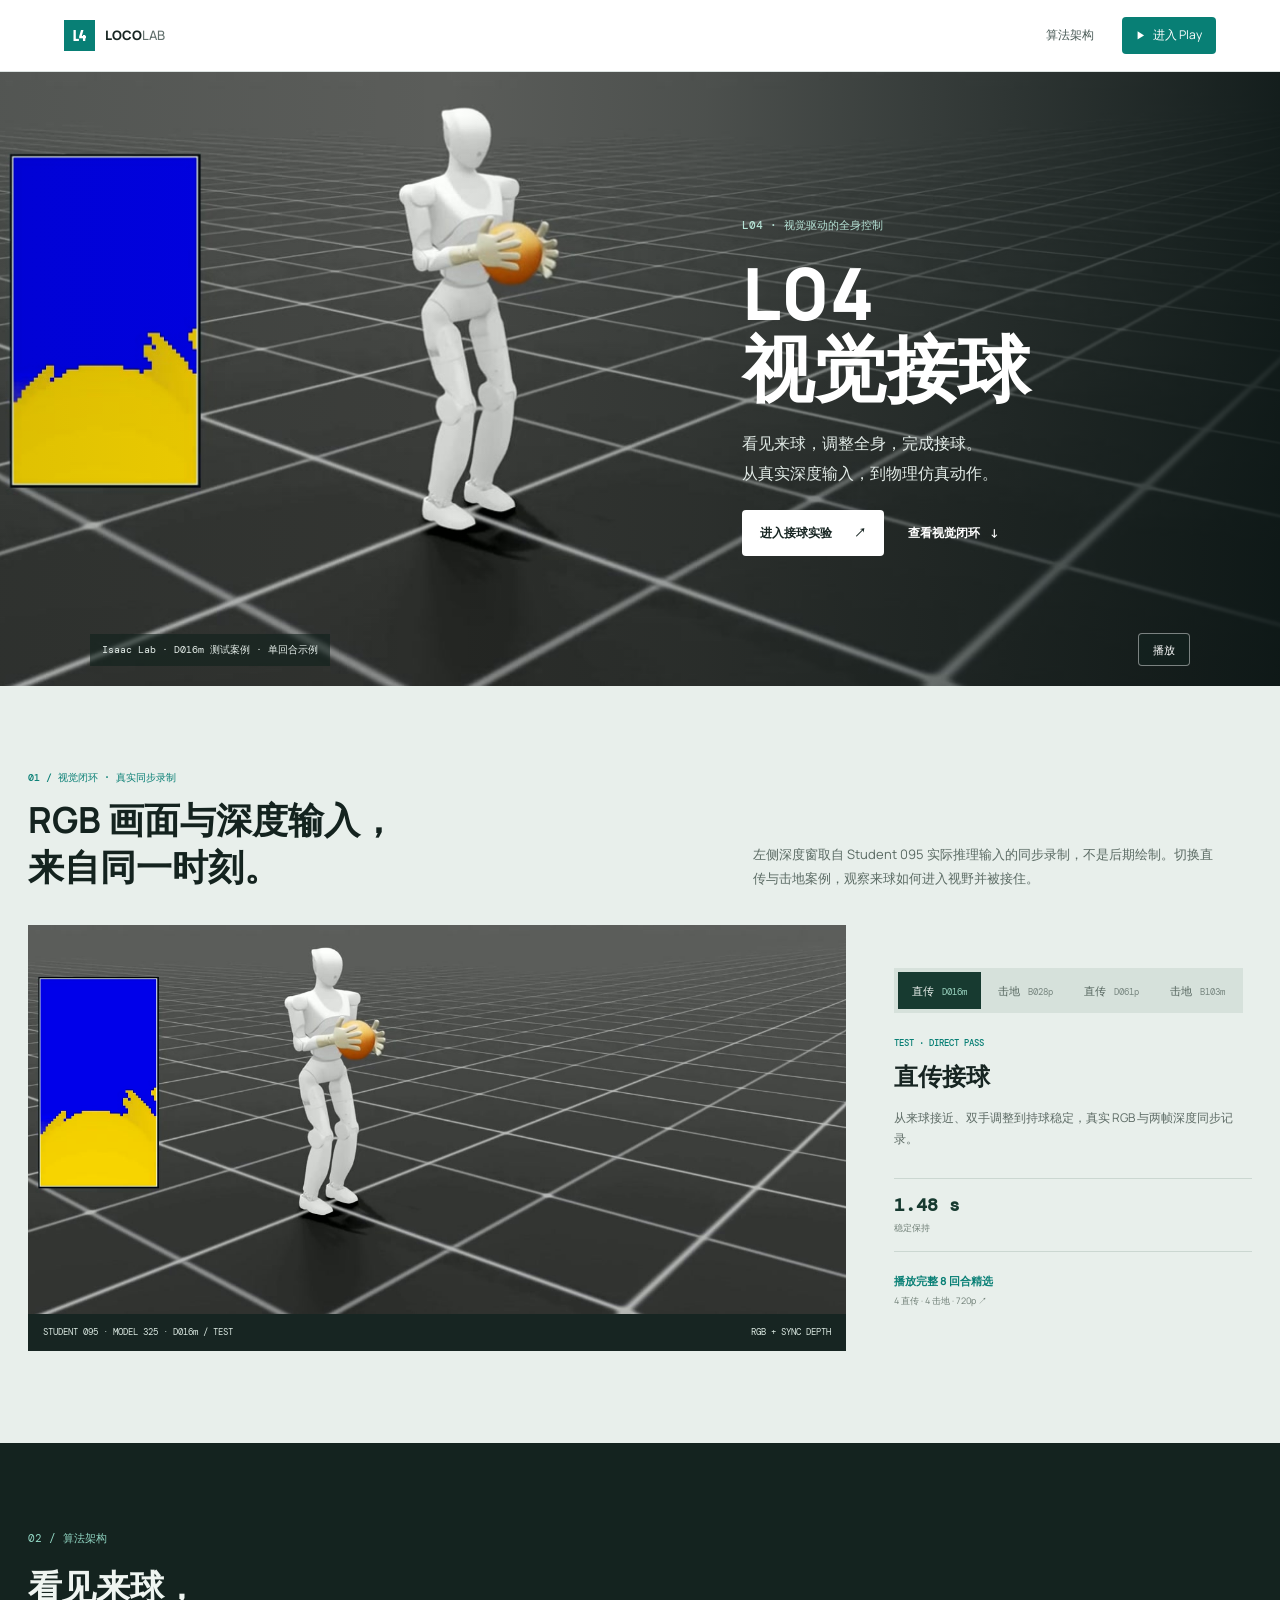
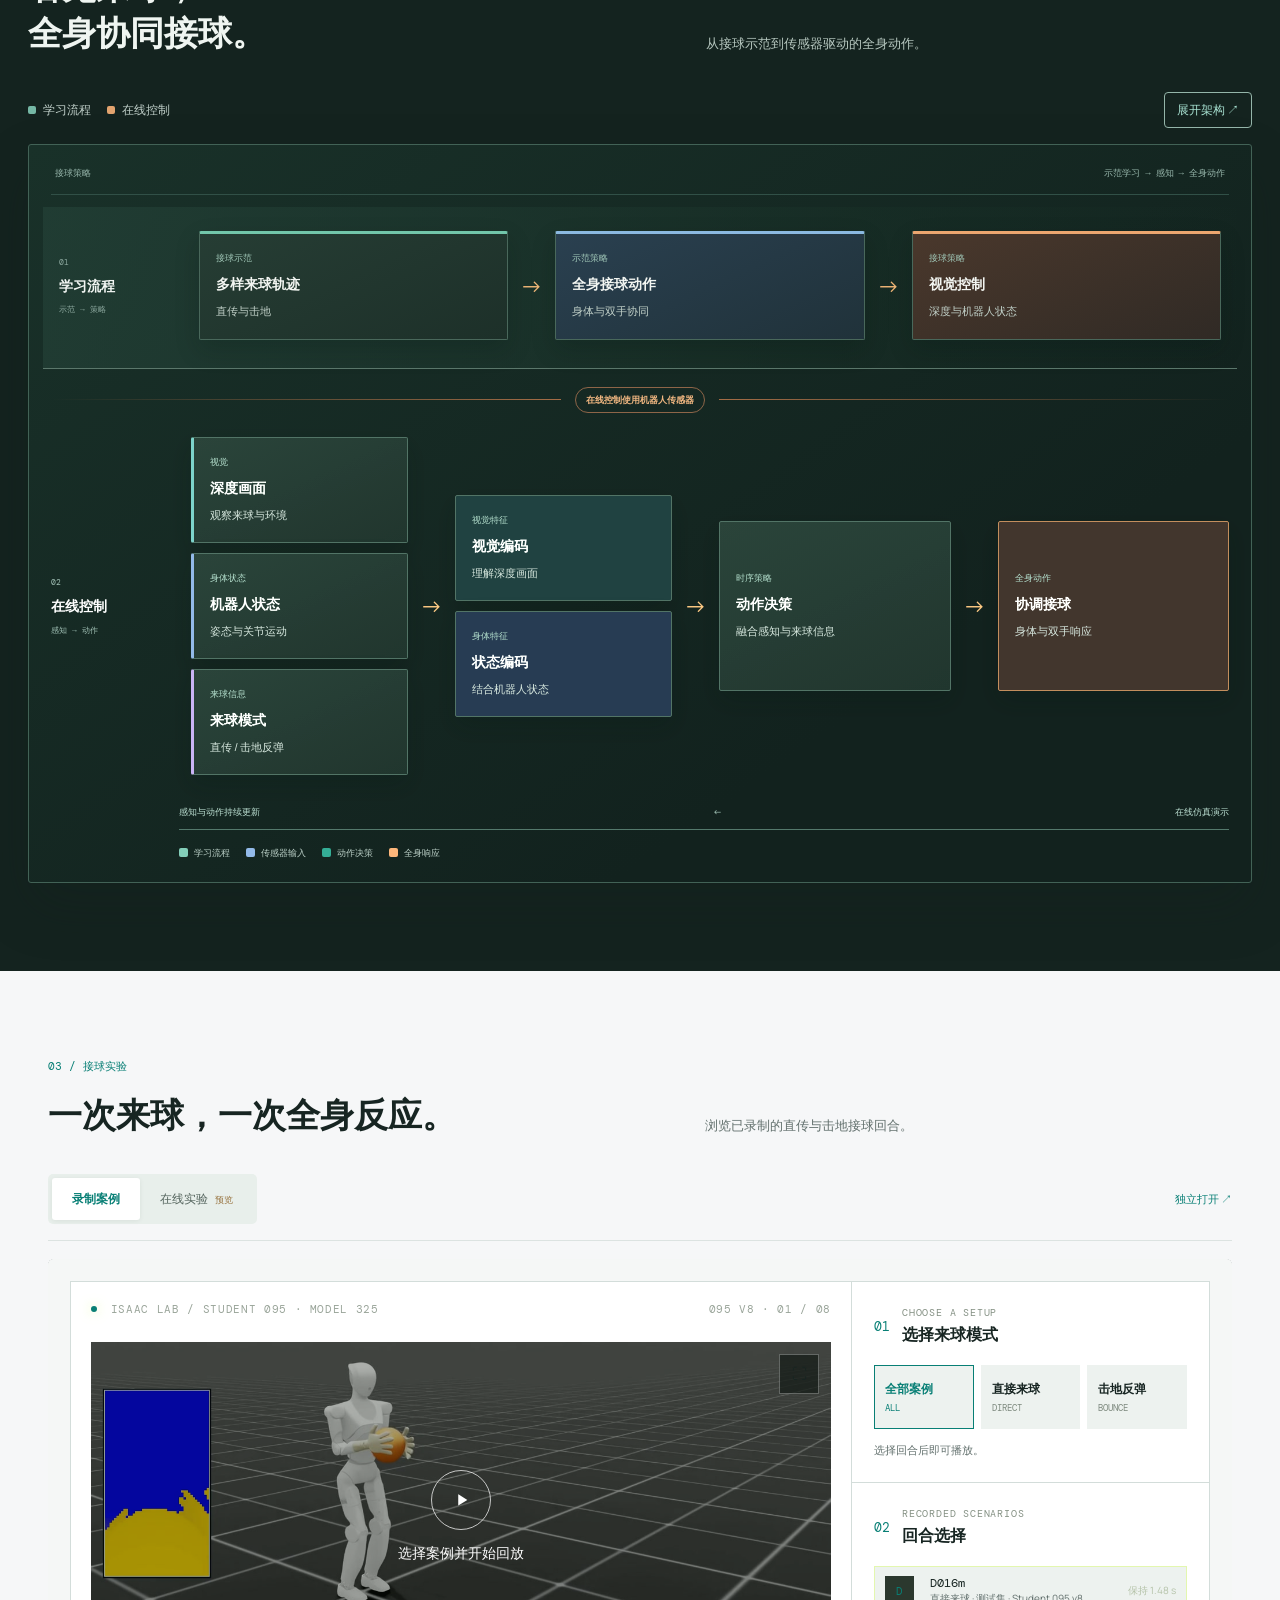
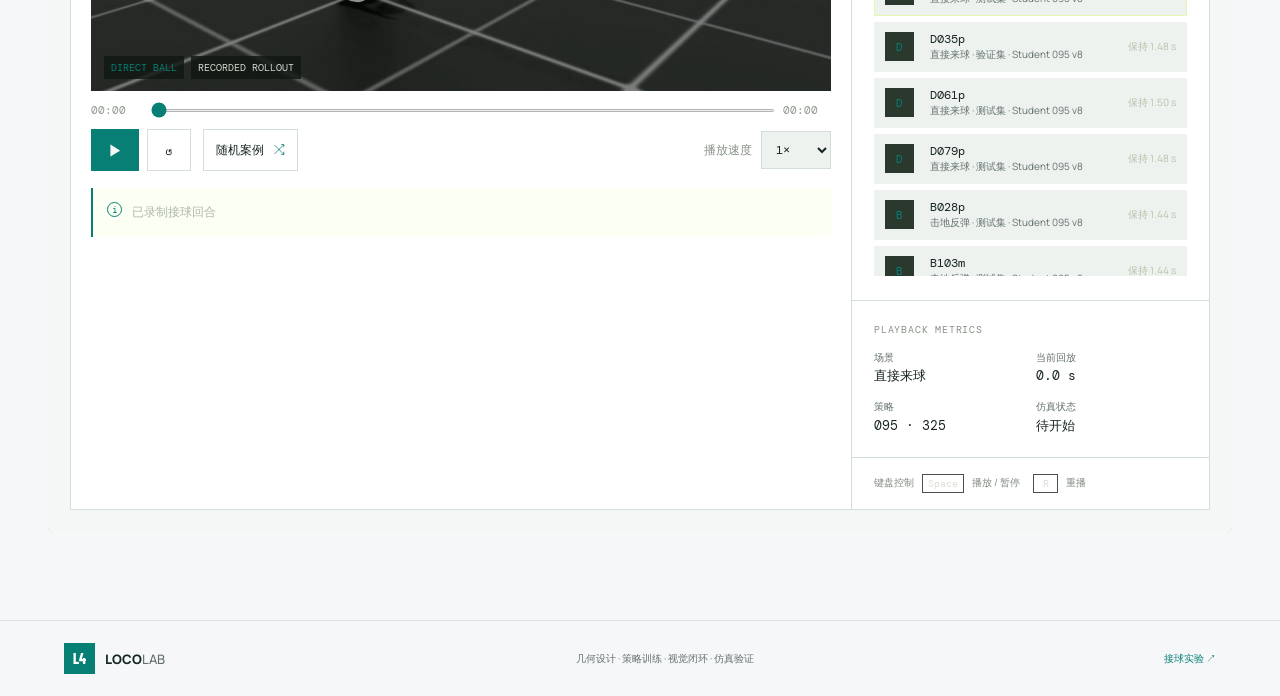
<file: index.html>
<!doctype html>
<html lang="zh-CN">
  <head>
    <meta charset="utf-8">
    <meta name="viewport" content="width=device-width, initial-scale=1">
    <meta name="theme-color" content="#f6f7f8">
    <meta name="description" content="L04 人形机器人视觉接球：从 Isaac Lab 策略训练到仿真验证。">
    <title>L04 Catch | 视觉驱动的人形机器人接球</title>
    <link rel="preconnect" href="https://fonts.googleapis.com">
    <link rel="preconnect" href="https://fonts.gstatic.com" crossorigin>
    <link href="https://fonts.googleapis.com/css2?family=Barlow+Condensed:wght@500;600;700;800&family=DM+Mono:wght@400;500&family=Manrope:wght@400;500;600;700;800&display=swap" rel="stylesheet">
    <script type="importmap">{"imports":{"three":"https://cdn.jsdelivr.net/npm/three@0.180.0/build/three.module.js"}}</script>
    <link rel="stylesheet" href="styles.css?v=1">
    <link rel="stylesheet" href="project.css?v=11">
  </head>
  <body class="project-page">
    <header class="topbar">
      <a class="wordmark" href="./" aria-label="L04 Catch 首页"><span class="mark">L4</span><span>LOCO<span class="wordmark-light">LAB</span></span></a>
      <nav class="main-nav" aria-label="主导航">
        <a href="#approach">算法架构</a>
        <a href="#playground" class="nav-play"><span class="play-glyph">▶</span> 进入 Play</a>
      </nav>
    </header>

    <main>
      <section class="hero">
        <video class="hero-film" autoplay muted loop playsinline poster="assets/videos/student095_v8_D016m_poster.jpg" aria-label="L04 Student 095 测试集直传接球与同步深度示例">
          <source src="assets/videos/student095_v8_D016m_rgbd.mp4" type="video/mp4">
        </video>
        <div class="hero-copy">
          <p class="eyebrow">L04 · 视觉驱动的全身控制</p>
          <h1>L04<br>视觉接球</h1>
          <p class="hero-deck">看见来球，调整全身，完成接球。<br>从真实深度输入，到物理仿真动作。</p>
          <div class="hero-actions">
            <a class="button button-lime" href="#playground">进入接球实验 <span>↗</span></a>
            <a class="text-link" href="#vision-loop">查看视觉闭环 <span>↓</span></a>
          </div>
        </div>
        <div class="hero-caption"><span>Isaac Lab · D016m 测试案例 · 单回合示例</span><button id="hero-toggle" type="button" aria-label="暂停首屏视频" title="暂停视频">暂停</button></div>
      </section>


      <section class="vision-loop-band" id="vision-loop">
        <div class="vision-loop-inner">
          <div class="vision-loop-heading"><div><p class="eyebrow">01 / 视觉闭环 · 真实同步录制</p><h2>RGB 画面与深度输入，<br>来自同一时刻。</h2></div><p>左侧深度窗取自 Student 095 实际推理输入的同步录制，不是后期绘制。切换直传与击地案例，观察来球如何进入视野并被接住。</p></div>
          <div class="vision-loop-layout">
            <figure class="vision-loop-media">
              <video id="vision-loop-video" autoplay muted loop playsinline poster="assets/videos/student095_v8_D016m_poster.jpg" aria-label="Student 095 测试集直传案例 RGB 画面及同步深度输入">
                <source src="assets/videos/student095_v8_D016m_rgbd.mp4" type="video/mp4">
              </video>
              <figcaption><span id="vision-loop-caption">STUDENT 095 · MODEL 325 · D016m / TEST</span><span>RGB + SYNC DEPTH</span></figcaption>
            </figure>
            <div class="vision-loop-details">
              <div class="vision-mode-tabs" role="tablist" aria-label="视觉案例类型"><button type="button" id="vision-tab-direct" role="tab" aria-controls="vision-loop-case-content" aria-selected="true" data-vision-case="direct">直传 <span>D016m</span></button><button type="button" id="vision-tab-bounce" role="tab" aria-controls="vision-loop-case-content" aria-selected="false" data-vision-case="bounce" tabindex="-1">击地 <span>B028p</span></button><button type="button" id="vision-tab-directAlt" role="tab" aria-controls="vision-loop-case-content" aria-selected="false" data-vision-case="directAlt" tabindex="-1">直传 <span>D061p</span></button><button type="button" id="vision-tab-bounceAlt" role="tab" aria-controls="vision-loop-case-content" aria-selected="false" data-vision-case="bounceAlt" tabindex="-1">击地 <span>B103m</span></button></div>
              <div id="vision-loop-case-content" role="tabpanel" aria-labelledby="vision-tab-direct">
              <p class="vision-case-kicker" id="vision-case-kicker">TEST · DIRECT PASS</p>
              <h3 id="vision-case-title">直传接球</h3>
              <p class="vision-case-copy" id="vision-case-copy">从来球接近、双手调整到持球稳定，真实 RGB 与两帧深度同步记录。</p>
              <div class="vision-case-metrics"><div><strong id="vision-case-hold">1.48 s</strong><span>稳定保持</span></div></div>
              </div>
              <a class="vision-full-link" href="assets/videos/student095_curated_v8_720p.mp4" target="_blank" rel="noopener">播放完整 8 回合精选 <span>4 直传 · 4 击地 · 720p ↗</span></a>
            </div>
          </div>
        </div>
      </section>

      <section class="method-band" id="approach"><div class="project-section">
        <div class="project-heading"><div><p class="eyebrow">02 / 算法架构</p><h2>看见来球，<br>全身协同接球。</h2></div><p>从接球示范到传感器驱动的全身动作。</p></div>
        <div class="architecture-toolbar"><span><i class="arch-dot arch-dot-train"></i>学习流程 <i class="arch-dot arch-dot-run"></i>在线控制</span><button id="expand-architecture" type="button" title="放大架构图" aria-label="放大算法架构图">展开架构 ↗</button></div>
        <div class="architecture" id="architecture-figure" role="img" aria-label="接球策略学习流程：从示范动作学习接球策略，在线根据深度画面、机器人状态和来球模式生成全身动作">
          <div class="arch-topline"><span>接球策略</span><span>示范学习 → 感知 → 全身动作</span></div>
          <div class="architecture-lane training-lane"><div class="lane-name"><span class="lane-index">01</span><strong>学习流程</strong><span>示范 → 策略</span></div><div class="flow-node node-data"><small>接球示范</small><strong>多样来球轨迹</strong><span>直传与击地</span></div><span class="flow-arrow" aria-hidden="true">→</span><div class="flow-node node-teacher"><small>示范策略</small><strong>全身接球动作</strong><span>身体与双手协同</span></div><span class="flow-arrow" aria-hidden="true">→</span><div class="flow-node node-student"><small>接球策略</small><strong>视觉控制</strong><span>深度与机器人状态</span></div></div>
          <div class="arch-boundary"><span></span><b>在线控制使用机器人传感器</b><span></span></div>
          <div class="architecture-lane inference-lane"><div class="lane-name"><span class="lane-index">02</span><strong>在线控制</strong><span>感知 → 动作</span></div><div class="sensor-stack"><div class="flow-node node-vision"><small>视觉</small><strong>深度画面</strong><span>观察来球与环境</span></div><div class="flow-node node-proprio"><small>身体状态</small><strong>机器人状态</strong><span>姿态与关节运动</span></div><div class="flow-node node-command"><small>来球信息</small><strong>来球模式</strong><span>直传 / 击地反弹</span></div></div><span class="flow-arrow" aria-hidden="true">→</span><div class="encoder-stack"><div class="flow-node node-cnn"><small>视觉特征</small><strong>视觉编码</strong><span>理解深度画面</span></div><div class="flow-node node-mlp"><small>身体特征</small><strong>状态编码</strong><span>结合机器人状态</span></div></div><span class="flow-arrow" aria-hidden="true">→</span><div class="flow-node node-gru"><small>时序策略</small><strong>动作决策</strong><span>融合感知与来球信息</span></div><span class="flow-arrow" aria-hidden="true">→</span><div class="flow-node node-action"><small>全身动作</small><strong>协调接球</strong><span>身体与双手响应</span></div></div>
          <div class="architecture-feedback"><span>感知与动作持续更新</span><span aria-hidden="true">←</span><span>在线仿真演示</span></div>
          <div class="arch-legend"><span><i class="legend-chip legend-train"></i>学习流程</span><span><i class="legend-chip legend-input"></i>传感器输入</span><span><i class="legend-chip legend-policy"></i>动作决策</span><span><i class="legend-chip legend-action"></i>全身响应</span></div>
        </div>
      </div></section>

      <section class="project-section playground-section" id="playground">
        <div class="project-heading"><div><p class="eyebrow">03 / 接球实验</p><h2>一次来球，一次全身反应。</h2></div><p id="play-mode-note">精选 Isaac Sim 录制案例。按来球类型切换回合，观察双手、身体和深度视觉的协同。</p></div>
        <div class="playground-toolbar"><div class="playground-tabs" role="tablist" aria-label="演示模式"><button type="button" id="tab-replay" role="tab" aria-selected="true" aria-controls="play-panel" data-play-mode="replay">录制案例</button><button type="button" id="tab-live" role="tab" aria-selected="false" aria-controls="play-panel" tabindex="-1" data-play-mode="live">在线实验 <span>预览</span></button></div><a id="open-play-page" href="play/" target="_blank" rel="noopener" title="独立打开当前演示">独立打开 ↗</a></div>
        <div class="playground-stage" id="play-panel" role="tabpanel" aria-labelledby="tab-replay"></div>
      </section>

    </main>

    <footer class="site-footer"><a class="wordmark" href="./"><span class="mark">L4</span><span>LOCO<span class="wordmark-light">LAB</span></span></a><span>几何设计 · 策略训练 · 视觉闭环 · 仿真验证</span><a href="#playground">接球实验 ↗</a></footer>
    <dialog id="architecture-dialog" aria-labelledby="architecture-title"><div class="diagram-dialog-heading"><h2 id="architecture-title">L04 视觉接球 · 算法架构</h2><button type="button" id="close-architecture" aria-label="关闭架构图" title="关闭">×</button></div><div id="architecture-expanded"></div><p class="figure-note">Teacher 特权输入仅用于训练；Student 推理仅使用视觉、本体历史和来球类型。</p></dialog>
    <script src="home.js?v=14" defer></script>
  </body>
</html>
</file>
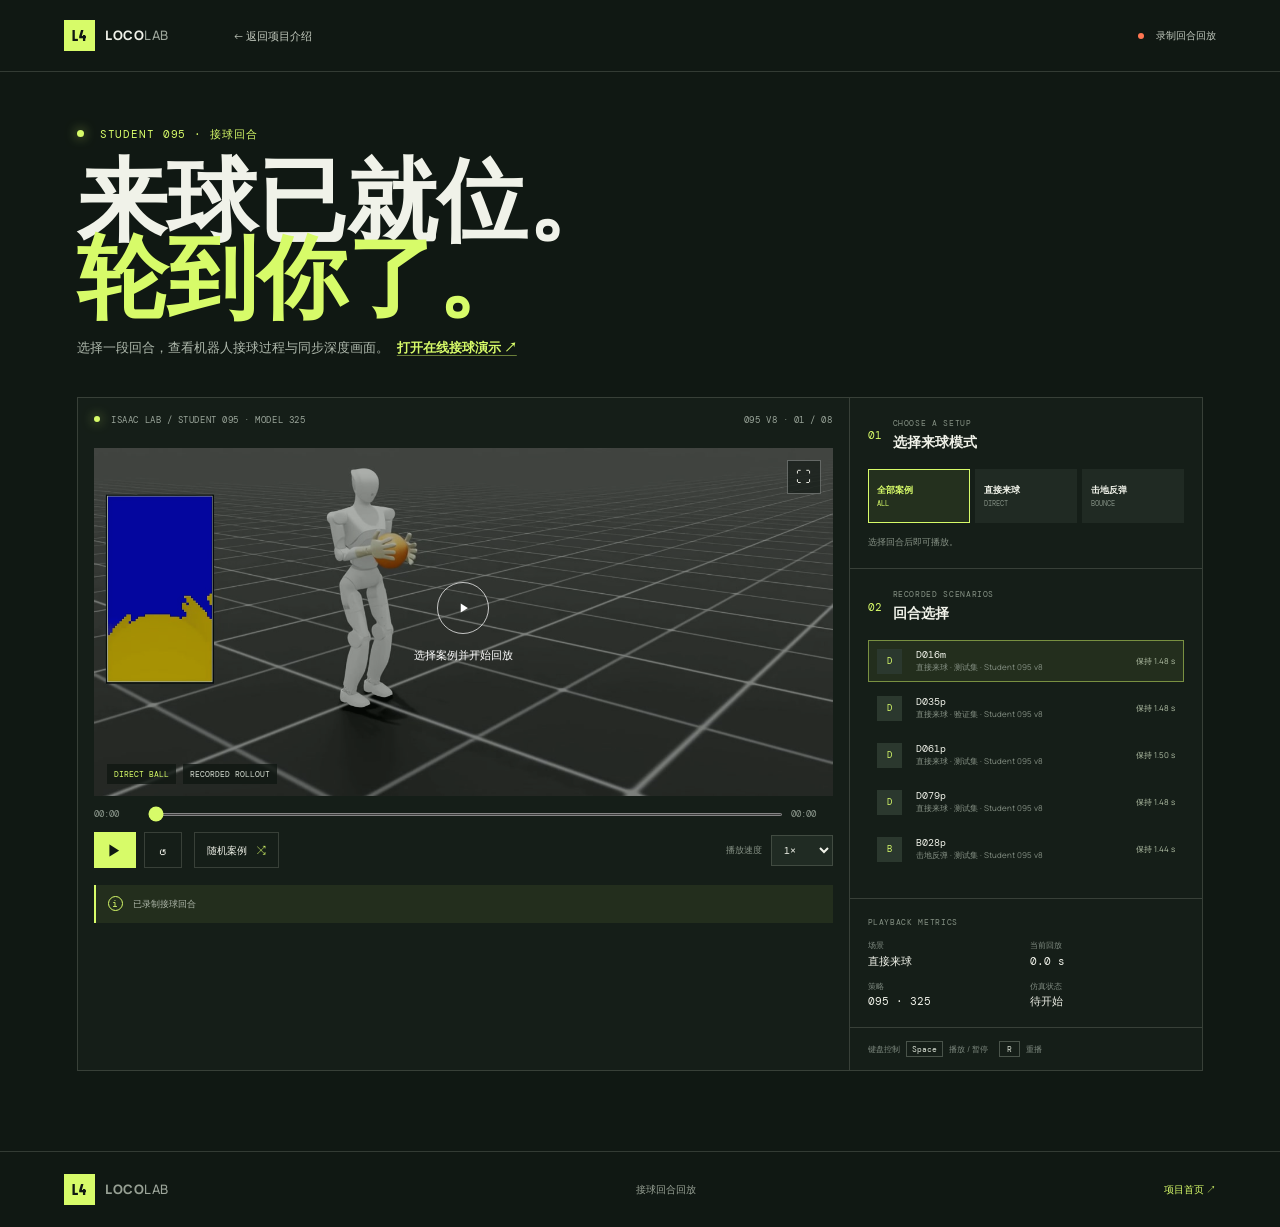
<file: play/index.html>
<!doctype html>
<html lang="zh-CN">
  <head>
    <meta charset="utf-8">
    <meta name="viewport" content="width=device-width, initial-scale=1">
    <meta name="theme-color" content="#101813">
    <title>Play | L04 Catch</title>
    <link rel="preconnect" href="https://fonts.googleapis.com">
    <link rel="preconnect" href="https://fonts.gstatic.com" crossorigin>
    <link href="https://fonts.googleapis.com/css2?family=Barlow+Condensed:wght@500;600;700;800&family=DM+Mono:wght@400;500&family=Manrope:wght@400;500;600;700;800&display=swap" rel="stylesheet">
    <link rel="stylesheet" href="../styles.css">
  </head>
  <body class="play-page">
    <header class="topbar">
      <a class="wordmark" href="../" aria-label="返回首页"><span class="mark">L4</span><span>LOCO<span class="wordmark-light">LAB</span></span></a>
      <a class="back-link" href="../">← 返回项目介绍</a>
      <span class="runtime-badge"><i></i> 录制回合回放</span>
    </header>
    <main class="play-main">
        <section class="play-intro"><p class="eyebrow"><span class="live-dot"></span> STUDENT 095 · 接球回合</p><h1>来球已就位。<br><em>轮到你了。</em></h1><p>选择一段回合，查看机器人接球过程与同步深度画面。<a class="play-live-link" href="live.html">打开在线接球演示 ↗</a></p></section>
      <section class="play-layout" aria-label="接球仿真回合播放器">
        <div class="stage-column">
          <div class="stage-topline"><span><i class="status-dot"></i> ISAAC LAB / STUDENT 095 · MODEL 325</span><span id="case-counter">095 V8 · 01 / 08</span></div>
          <div class="video-stage">
            <video id="rollout-video" playsinline preload="metadata" poster="../assets/videos/student095_v8_D016m_poster.jpg">
              <source id="rollout-source" src="../assets/videos/student095_v8_D016m_rgbd.mp4" type="video/mp4">
            </video>
            <div class="stage-overlay" id="video-overlay"><span class="overlay-ring">▶</span><span>选择案例并开始回放</span></div>
            <div class="stage-tag"><span id="stage-mode">DIRECT BALL</span><span>RECORDED ROLLOUT</span></div>
            <button class="fullscreen-button" id="fullscreen-button" type="button" aria-label="全屏播放">⛶</button>
          </div>
          <div class="timeline-row"><span id="current-time">00:00</span><input id="timeline" type="range" min="0" max="1000" value="0" aria-label="回放进度"><span id="duration">00:00</span></div>
          <div class="transport-row"><div class="transport-buttons"><button id="play-button" class="transport-primary" type="button" aria-label="播放">▶</button><button id="reset-button" type="button" aria-label="从头播放">↺</button><button id="random-button" type="button" class="random-button">随机案例 <span>⤨</span></button></div><label class="speed-control">播放速度<select id="playback-speed" aria-label="播放速度"><option value="0.5">0.5×</option><option value="1" selected>1×</option><option value="1.5">1.5×</option></select></label></div>
          <div class="runtime-note"><span class="note-mark">i</span><p>已录制接球回合</p></div>
        </div>
        <aside class="control-panel">
          <div class="panel-section setup-section"><div class="panel-heading"><span>01</span><div><p class="eyebrow">CHOOSE A SETUP</p><h2>选择来球模式</h2></div></div>
            <div class="mode-switch" role="group" aria-label="筛选来球模式"><button class="mode-button active" data-mode="all" type="button"><strong>全部案例</strong><span>ALL</span></button><button class="mode-button" data-mode="direct" type="button"><strong>直接来球</strong><span>DIRECT</span></button><button class="mode-button" data-mode="bounce" type="button"><strong>击地反弹</strong><span>BOUNCE</span></button></div>
            <p class="panel-hint">选择回合后即可播放。</p>
          </div>
          <div class="panel-section case-section"><div class="panel-heading"><span>02</span><div><p class="eyebrow">RECORDED SCENARIOS</p><h2>回合选择</h2></div></div><div class="case-list" id="case-list" role="listbox" aria-label="仿真回合列表"></div></div>
          <div class="metrics-section"><p class="eyebrow">PLAYBACK METRICS</p><div class="metric-grid"><div class="metric-cell"><span>场景</span><strong id="metric-mode">直接来球</strong></div><div class="metric-cell"><span>当前回放</span><strong id="metric-time">0.0 s</strong></div><div class="metric-cell"><span>策略</span><strong>095 · 325</strong></div><div class="metric-cell"><span>仿真状态</span><strong id="metric-status">待开始</strong></div></div></div>
          <div class="keyboard-hint"><span>键盘控制</span><kbd>Space</kbd><small>播放 / 暂停</small><kbd>R</kbd><small>重播</small></div>
        </aside>
      </section>
    </main>
    <footer class="site-footer"><a class="wordmark" href="../"><span class="mark">L4</span><span>LOCO<span class="wordmark-light">LAB</span></span></a><span>接球回合回放</span><a href="../">项目首页 ↗</a></footer>
    <script src="../play.js?v=3" defer></script>
  </body>
</html>
</file>
<file: styles.css>
:root {
  color-scheme: dark;
  --ink: #101813;
  --ink-soft: #18231d;
  --paper: #f0f2e9;
  --muted: #9da69b;
  --line: rgba(235, 243, 224, .16);
  --lime: #d7fb69;
  --orange: #ff7652;
  --mono: "DM Mono", monospace;
  --display: "Barlow Condensed", Impact, sans-serif;
  --body: "Manrope", sans-serif;
}

* { box-sizing: border-box; }
html { scroll-behavior: smooth; }
body { margin: 0; background: var(--ink); color: var(--paper); font-family: var(--body); font-size: 15px; line-height: 1.55; }
a { color: inherit; text-decoration: none; }
button, select { font: inherit; }
button { color: inherit; }
.topbar { height: 72px; display: flex; align-items: center; justify-content: space-between; padding: 0 clamp(20px, 5vw, 76px); border-bottom: 1px solid var(--line); position: relative; z-index: 4; }
.wordmark { display: inline-flex; gap: 10px; align-items: center; font-size: 13px; font-weight: 800; letter-spacing: .04em; }
.wordmark-light { color: var(--muted); font-weight: 500; }
.mark { width: 31px; height: 31px; display: grid; place-items: center; color: var(--ink); background: var(--lime); font: 800 14px var(--display); }
.main-nav { display: flex; align-items: center; gap: clamp(20px, 3vw, 44px); font-size: 12px; color: #c4cbbf; }
.main-nav a:not(.nav-play):hover, .back-link:hover, .text-link:hover { color: var(--lime); }
.nav-play { color: var(--lime); border: 1px solid rgba(215, 251, 105, .52); padding: 9px 14px; }
.play-glyph { font-size: 10px; margin-right: 5px; }
.hero { position: relative; min-height: 585px; padding: 68px clamp(20px, 8vw, 124px) 76px; display: grid; grid-template-columns: minmax(300px, .87fr) minmax(420px, 1.13fr); gap: clamp(36px, 7vw, 110px); align-items: center; overflow: hidden; }
.hero::before { content: ""; position: absolute; inset: 0; pointer-events: none; background: repeating-linear-gradient(0deg, transparent 0 59px, rgba(255,255,255,.025) 60px), repeating-linear-gradient(90deg, transparent 0 59px, rgba(255,255,255,.025) 60px); mask-image: linear-gradient(90deg, #000, transparent 70%); }
.hero-copy, .hero-media-wrap { position: relative; z-index: 1; }
.eyebrow { margin: 0 0 18px; color: var(--lime); font: 11px var(--mono); letter-spacing: .08em; }
.live-dot, .status-dot { display: inline-block; width: 7px; height: 7px; margin-right: 8px; border-radius: 50%; background: var(--lime); box-shadow: 0 0 12px rgba(215,251,105,.65); vertical-align: 1px; }
h1, h2, h3, p { margin-top: 0; }
.hero h1, .play-intro h1 { margin: 0; font: 800 clamp(66px, 8.5vw, 116px)/.86 var(--display); text-transform: uppercase; }
h1 em, h2 em { color: var(--lime); font-style: normal; }
.hero-deck { max-width: 425px; margin: 26px 0 28px; color: #c2c9bd; font-size: 14px; line-height: 1.9; }
.hero-actions { display: flex; gap: 24px; align-items: center; flex-wrap: wrap; }
.button { min-height: 46px; display: inline-flex; align-items: center; justify-content: center; gap: 22px; padding: 0 18px; font-size: 12px; font-weight: 800; transition: transform .18s ease, background .18s ease; }
.button:hover { transform: translateY(-2px); }
.button-lime { background: var(--lime); color: var(--ink); }
.button-lime:hover { background: #e4ff8d; }
.button-outline { border: 1px solid var(--line); }
.button-outline:hover { border-color: var(--lime); color: var(--lime); }
.text-link { font-size: 12px; font-weight: 700; color: #dce1d7; }
.text-link span { color: var(--lime); margin-left: 8px; }
.hero-footnote { margin-top: 40px; display: flex; align-items: center; gap: 10px; color: #9da69b; font: 10px var(--mono); }
.hero-footnote span { color: var(--paper); }
.hero-footnote i { width: 3px; height: 3px; background: var(--orange); border-radius: 50%; margin: 0 4px; }
.hero-media-wrap { padding: 11px 11px 0; background: #202c24; transform: rotate(1.2deg); box-shadow: 20px 24px 0 rgba(0,0,0,.2); }
.media-index, .media-caption { display: flex; justify-content: space-between; align-items: center; color: #c4cbbf; font: 9px var(--mono); letter-spacing: .06em; }
.media-index { height: 24px; padding: 0 3px 8px; }
.hero-video { display: block; width: 100%; aspect-ratio: 16 / 9; object-fit: cover; background: #28332d; }
.media-caption { height: 34px; gap: 10px; }
.caption-bar { width: 20px; height: 2px; background: var(--lime); margin-right: auto; }
.media-time { color: #7d897e; }
.hero-stamp { position: absolute; right: -25px; bottom: 58px; width: 94px; height: 94px; border: 1px solid var(--lime); border-radius: 50%; background: var(--ink); display: flex; flex-direction: column; justify-content: center; align-items: center; color: var(--lime); font: 9px var(--mono); transform: rotate(9deg); }
.hero-stamp b { font-size: 17px; line-height: 1.1; }
.hero-index { position: absolute; bottom: 28px; right: 5vw; color: #626d63; font: 11px var(--mono); }
.hero-index span { color: var(--lime); padding: 0 8px; }
.ticker { overflow: hidden; border-top: 1px solid var(--line); border-bottom: 1px solid var(--line); background: var(--lime); color: var(--ink); white-space: nowrap; }
.ticker-track { padding: 12px 0; width: max-content; font: 700 11px var(--mono); letter-spacing: .1em; animation: ticker 30s linear infinite; }
.ticker-track span { padding: 0 22px; color: #60712c; }
@keyframes ticker { to { transform: translateX(-50%); } }
.section-shell { padding-left: clamp(20px, 10vw, 150px); padding-right: clamp(20px, 10vw, 150px); }
.approach { display: grid; grid-template-columns: .8fr 1.2fr; gap: 9vw; padding-top: 110px; padding-bottom: 118px; }
.section-heading h2, .results-intro h2, .clips-heading h2 { margin: 0 0 20px; font: 700 clamp(42px, 5vw, 64px)/.94 var(--display); }
.section-heading > p:last-child, .results-intro > p:last-child { color: var(--muted); max-width: 340px; font-size: 13px; line-height: 1.85; }
.steps { border-top: 1px solid var(--line); }
.step-row { min-height: 110px; display: grid; grid-template-columns: 50px 170px 1fr 30px; gap: 12px; align-items: center; border-bottom: 1px solid var(--line); }
.step-no { color: var(--lime); font: 12px var(--mono); }
.step-name h3 { margin: 0; font-size: 17px; }
.step-name span { color: #758076; font: 9px var(--mono); }
.step-row p { margin: 0; color: #b6beb2; font-size: 12px; line-height: 1.8; }
.step-arrow { color: var(--lime); font-size: 18px; text-align: right; }
.results-band { padding: 76px clamp(20px, 10vw, 150px) 28px; background: #202c24; }
.results-inner { display: grid; grid-template-columns: 1.15fr .85fr .85fr; gap: 6vw; align-items: center; }
.results-intro h2 { font-size: clamp(42px, 4.4vw, 60px); }
.result-stat { padding: 22px 0 8px; border-top: 2px solid var(--lime); }
.result-stat-muted { border-color: #8d978d; }
.stat-value { display: block; font: 700 clamp(54px, 7vw, 88px)/1 var(--display); color: var(--lime); }
.result-stat-muted .stat-value { color: var(--paper); }
.stat-value span { color: #81907f; font-size: .48em; }
.stat-label, .stat-note { display: block; }
.stat-label { margin-top: 12px; font-size: 13px; font-weight: 800; }
.stat-note { margin-top: 3px; color: var(--muted); font: 10px var(--mono); }
.stat-meter { height: 3px; margin-top: 18px; background: #39473d; }
.stat-meter i { display: block; width: var(--meter); height: 100%; background: var(--lime); }
.result-stat-muted .stat-meter i { background: #a4aca0; }
.results-caveat { margin: 46px 0 0; padding-top: 16px; border-top: 1px solid var(--line); color: #899489; font-size: 10px; }
.clips-section { padding-top: 96px; padding-bottom: 110px; }
.clips-heading { display: flex; justify-content: space-between; align-items: end; gap: 20px; margin-bottom: 30px; }
.clips-heading h2 { margin: 0; }
.clip-strip { display: grid; grid-template-columns: repeat(3, 1fr); gap: 14px; }
.clip-tile { position: relative; display: block; overflow: hidden; background: #202c24; }
.clip-tile video { display: block; width: 100%; aspect-ratio: 1280 / 604; object-fit: contain; opacity: .84; transition: transform .35s ease, opacity .35s ease; }
.clip-tile:hover video { transform: scale(1.035); opacity: 1; }
.clip-id { position: absolute; z-index: 1; top: 12px; left: 12px; padding: 5px 7px; background: rgba(16,24,19,.78); color: var(--lime); font: 9px var(--mono); }
.clip-title { display: flex; justify-content: space-between; padding: 12px 14px; font-size: 12px; font-weight: 700; }
.clip-title b { color: var(--lime); }
.site-footer { min-height: 76px; display: flex; align-items: center; justify-content: space-between; gap: 20px; padding: 15px clamp(20px, 5vw, 76px); border-top: 1px solid var(--line); color: #97a094; font-size: 10px; }
.site-footer > a:last-child { color: var(--lime); }

.back-link { margin-right: auto; margin-left: clamp(25px, 5vw, 74px); color: #c4cbbf; font-size: 11px; }
.runtime-badge { color: #c0c8bd; font: 10px var(--mono); }
.runtime-badge i { display: inline-block; width: 6px; height: 6px; border-radius: 50%; background: var(--orange); margin-right: 6px; }
.play-main { max-width: 1500px; margin: 0 auto; padding: 55px clamp(20px, 6vw, 88px) 80px; }
.play-intro { max-width: 740px; margin-bottom: 38px; }
.play-intro .eyebrow { margin-bottom: 16px; }
.play-intro h1 { font-size: clamp(54px, 7.2vw, 90px); }
.play-intro > p:last-child { max-width: 610px; margin: 22px 0 0; color: #aeb8ac; font-size: 13px; line-height: 1.85; }
.play-live-link { display: inline-block; margin-left: 8px; color: var(--lime); font-weight: 800; text-decoration: underline; text-decoration-color: rgba(215,251,105,.45); text-underline-offset: 3px; }
.play-layout { display: grid; grid-template-columns: minmax(0, 1.7fr) minmax(290px, .78fr); border: 1px solid var(--line); background: #151e18; }
.stage-column { padding: 16px; min-width: 0; }
.stage-topline { height: 34px; display: flex; justify-content: space-between; align-items: flex-start; color: #9aa59a; font: 9px var(--mono); letter-spacing: .06em; }
.stage-topline .status-dot { width: 6px; height: 6px; margin-right: 6px; }
.video-stage { position: relative; overflow: hidden; background: #1b2820; aspect-ratio: 1280 / 604; }
.video-stage video { width: 100%; height: 100%; display: block; object-fit: contain; background: #111814; }
.stage-overlay { position: absolute; inset: 0; display: flex; flex-direction: column; align-items: center; justify-content: center; gap: 12px; background: rgba(12,18,14,.34); color: white; font-size: 11px; pointer-events: none; transition: opacity .2s ease; }
.stage-overlay.hidden { opacity: 0; }
.overlay-ring { width: 52px; height: 52px; display: grid; place-items: center; border: 1px solid rgba(255,255,255,.72); border-radius: 50%; padding-left: 3px; }
.stage-tag { position: absolute; left: 13px; bottom: 12px; display: flex; gap: 7px; }
.stage-tag span { padding: 5px 7px; background: rgba(16,24,19,.82); color: var(--lime); font: 8px var(--mono); }
.stage-tag span + span { color: #d3dbd0; }
.fullscreen-button { position: absolute; top: 12px; right: 12px; width: 34px; height: 34px; border: 1px solid rgba(255,255,255,.3); background: rgba(16,24,19,.65); cursor: pointer; }
.timeline-row { display: grid; grid-template-columns: 42px 1fr 42px; align-items: center; gap: 10px; margin-top: 12px; color: #8e9a8f; font: 9px var(--mono); }
input[type="range"] { accent-color: var(--lime); width: 100%; height: 3px; cursor: pointer; }
.transport-row { display: flex; justify-content: space-between; align-items: center; margin-top: 12px; }
.transport-buttons { display: flex; align-items: center; gap: 8px; }
.transport-buttons button { min-width: 38px; height: 36px; border: 1px solid var(--line); background: transparent; cursor: pointer; }
.transport-buttons button:hover, .fullscreen-button:hover { border-color: var(--lime); color: var(--lime); }
.transport-buttons .transport-primary { width: 42px; border: 0; color: var(--ink); background: var(--lime); }
.transport-buttons .random-button { width: auto; padding: 0 12px; margin-left: 4px; font-size: 10px; }
.random-button span { color: var(--lime); margin-left: 7px; }
.speed-control { display: flex; align-items: center; gap: 9px; color: #879286; font-size: 9px; }
.speed-control select { background: #202b23; border: 1px solid var(--line); color: var(--paper); padding: 7px 8px; font: 10px var(--mono); }
.runtime-note { display: flex; gap: 10px; align-items: flex-start; margin-top: 17px; padding: 11px 12px; background: rgba(215,251,105,.07); border-left: 2px solid var(--lime); }
.runtime-note p { margin: 0; color: #aeb7aa; font-size: 9px; line-height: 1.7; }
.runtime-note strong { color: var(--lime); }
.note-mark { flex: 0 0 15px; height: 15px; border: 1px solid var(--lime); border-radius: 50%; color: var(--lime); text-align: center; font: 10px/14px var(--mono); }
.control-panel { display: flex; flex-direction: column; border-left: 1px solid var(--line); }
.panel-section { padding: 20px 18px; border-bottom: 1px solid var(--line); }
.panel-heading { display: flex; align-items: center; gap: 11px; margin-bottom: 16px; }
.panel-heading > span { color: var(--lime); font: 11px var(--mono); }
.panel-heading .eyebrow { margin: 0 0 3px; color: #859184; font-size: 8px; }
.panel-heading h2 { margin: 0; font-size: 14px; }
.mode-switch { display: grid; grid-template-columns: repeat(3, 1fr); gap: 5px; }
.mode-button { min-height: 54px; text-align: left; padding: 8px; background: #202a23; border: 1px solid transparent; cursor: pointer; }
.mode-button strong, .mode-button span { display: block; }
.mode-button strong { font-size: 9px; white-space: nowrap; }
.mode-button span { margin-top: 3px; color: #7e8a7f; font: 7px var(--mono); }
.mode-button.active { border-color: var(--lime); background: rgba(215,251,105,.08); }
.mode-button.active strong, .mode-button.active span { color: var(--lime); }
.panel-hint { margin: 12px 0 0; color: #879286; font-size: 9px; }
.case-section { flex: 1; }
.case-list { display: flex; flex-direction: column; gap: 5px; max-height: 238px; overflow-y: auto; }
.case-option { width: 100%; display: grid; grid-template-columns: 30px 1fr auto; align-items: center; gap: 9px; min-height: 42px; text-align: left; background: transparent; border: 1px solid transparent; padding: 6px 8px; cursor: pointer; }
.case-option:hover { background: #202a23; }
.case-option.active { border-color: rgba(215,251,105,.48); background: rgba(215,251,105,.07); }
.case-kind { width: 25px; height: 25px; display: grid; place-items: center; background: #2b382e; color: var(--lime); font: 9px var(--mono); }
.case-copy strong, .case-copy small { display: block; }
.case-copy strong { font: 10px var(--mono); }
.case-copy small { color: #879286; font-size: 8px; }
.case-state { color: #b5c3a9; font-size: 8px; }
.metrics-section { padding: 18px; border-bottom: 1px solid var(--line); }
.metrics-section > .eyebrow { margin-bottom: 12px; color: #859184; font-size: 8px; }
.metric-grid { display: grid; grid-template-columns: 1fr 1fr; gap: 11px 8px; }
.metric-cell span, .metric-cell strong { display: block; }
.metric-cell span { color: #7f8a80; font-size: 8px; }
.metric-cell strong { margin-top: 2px; font: 11px var(--mono); color: var(--paper); }
.keyboard-hint { display: flex; gap: 6px; align-items: center; padding: 13px 18px; color: #7f8a80; font-size: 8px; }
kbd { min-width: 21px; padding: 2px 5px; border: 1px solid #49534a; color: #d9e0d4; font: 8px var(--mono); text-align: center; }
.keyboard-hint small { margin-right: 5px; font-size: 8px; }
.play-results { display: grid; grid-template-columns: .8fr 1.2fr auto; gap: 32px; align-items: center; margin-top: 56px; padding-top: 24px; border-top: 1px solid var(--line); }
.play-results .eyebrow { margin-bottom: 7px; color: #8c988d; font-size: 8px; }
.play-results h2 { margin: 0; font-size: 14px; }
.play-results > p { margin: 0; color: #98a395; font-size: 10px; line-height: 1.8; }
.play-results .button { min-height: 38px; white-space: nowrap; font-size: 9px; }
.play-layout.is-fullscreen { background: var(--ink); padding: 3vh 4vw; }
.live-main { max-width: 1540px; }
.live-grid { display: grid; grid-template-columns: minmax(0, 1.6fr) minmax(260px, .7fr); gap: 18px; align-items: start; }
.live-panel, .live-warning { min-width: 0; border: 1px solid var(--line); background: #151e18; }
.live-panel { padding: clamp(14px, 2vw, 22px); }
.live-status { display: flex; align-items: center; gap: 8px; margin: -5px 0 12px; color: #aeb8ac; font: 10px var(--mono); }
.live-status i { width: 7px; height: 7px; border-radius: 50%; background: var(--orange); }
.live-status i.ready { background: var(--lime); box-shadow: 0 0 12px rgba(215,251,105,.65); }
.live-viewport-wrap { position: relative; overflow: hidden; aspect-ratio: 16 / 10; min-height: 300px; background: #c8d7ce; }
.live-viewport { position: absolute; inset: 0; }
.live-viewport canvas { display: block; width: 100%; height: 100%; }
.viewport-placeholder { position: absolute; z-index: 1; inset: 0; display: grid; place-items: center; color: #334239; font: 11px var(--mono); }
.viewport-placeholder[hidden] { display: none; }
.viewport-badge, .viewport-help { position: absolute; z-index: 2; padding: 6px 8px; color: #eff3ea; background: rgba(16,24,19,.78); font: 8px var(--mono); pointer-events: none; }
.viewport-badge { top: 12px; left: 12px; }
.viewport-help { bottom: 12px; right: 12px; color: #d3dbd0; }
.court-scene-note { margin: 10px 0 0; color: #98a69a; font-size: 9px; line-height: 1.65; }
.depth-preview { position: absolute; z-index: 2; left: 12px; bottom: 12px; width: 82px; padding: 6px; background: rgba(16,24,19,.82); pointer-events: none; }
.depth-preview span { display: block; margin-bottom: 5px; color: var(--lime); font: 7px/1.35 var(--mono); }
.depth-preview canvas { display: block; width: 58px; height: 103px; image-rendering: pixelated; margin-inline: auto; }
.viewport-button { position: absolute; z-index: 2; top: 10px; right: 52px; width: 34px; height: 34px; border: 1px solid rgba(255,255,255,.55); background: rgba(16,24,19,.72); color: white; font-size: 17px; cursor: pointer; }
.viewport-fullscreen { right: 10px; }
.viewport-button:hover { color: var(--lime); border-color: var(--lime); }
.live-metrics { display: grid; grid-template-columns: repeat(5, minmax(0, 1fr)); gap: 8px; margin-top: 12px; }
.live-metrics > div { min-width: 0; padding: 10px; border-top: 1px solid var(--line); background: rgba(255,255,255,.025); }
.live-metrics span, .live-metrics strong { display: block; }
.live-metrics span { color: var(--muted); font-size: 9px; }
.live-metrics strong { margin-top: 5px; overflow-wrap: anywhere; font: 11px var(--mono); }
.live-actions { display: flex; flex-wrap: wrap; gap: 8px; margin: 14px 0; }
.live-key-hint { display: flex; flex-wrap: wrap; align-items: center; gap: 6px; margin: -4px 0 12px; color: var(--muted); font-size: 8px; }
.live-actions button:disabled { opacity: .45; cursor: not-allowed; }
.live-log { max-height: 150px; overflow: auto; margin: 0; padding: 12px; border: 1px solid var(--line); color: #aeb8ac; background: #101813; white-space: pre-wrap; overflow-wrap: anywhere; font: 9px/1.7 var(--mono); }
.live-warning { padding: 22px; }
.live-warning h2 { font-size: 18px; line-height: 1.35; }
.live-controls h2 { margin-bottom: 20px; }
.live-field { display: grid; gap: 9px; margin: 18px 0; color: #b6beb2; font-size: 10px; }
.live-field[hidden] { display: none; }
.live-field > span { display: flex; justify-content: space-between; gap: 10px; }
.live-field strong { color: var(--lime); font: 10px var(--mono); }
.live-field select { min-height: 40px; padding: 0 10px; border: 1px solid var(--line); background: #202b23; color: var(--paper); }
.live-field input { margin: 3px 0; }
.live-grid-status { margin: 10px 0 16px; color: var(--muted); font-size: 10px; line-height: 1.65; }
.live-grid-status[data-state="pending"] { color: #e6bd73; }
.live-throw { width: 100%; margin-top: 5px; }
.live-throw:disabled { opacity: .45; cursor: not-allowed; }
.live-divider { height: 1px; margin: 24px 0 20px; background: var(--line); }
.live-controls h3 { margin: 0; font-size: 13px; }
.live-warning ul { display: grid; gap: 10px; padding-left: 18px; color: #b6beb2; font-size: 11px; line-height: 1.7; }
.live-warning li::marker { color: var(--lime); }
.live-warning > p:last-child { margin: 20px 0 0; padding-top: 14px; border-top: 1px solid var(--line); color: var(--muted); font-size: 10px; line-height: 1.8; }
.live-viewport:fullscreen { background: #c8d7ce; }
.live-viewport:fullscreen canvas { width: 100vw; height: 100vh; }

@media (max-width: 900px) {
  .hero { grid-template-columns: 1fr 1fr; padding-left: 6vw; padding-right: 6vw; gap: 5vw; }
  .hero h1 { font-size: clamp(62px, 9vw, 90px); }
  .approach { gap: 5vw; }
  .step-row { grid-template-columns: 35px 130px 1fr 22px; }
  .play-layout { grid-template-columns: minmax(0, 1.35fr) minmax(270px, .8fr); }
  .stage-column { padding: 11px; }
  .panel-section, .metrics-section { padding: 15px 12px; }
  .keyboard-hint { padding: 11px 12px; }
  .play-results { grid-template-columns: .7fr 1.3fr; }
  .play-results .button { grid-column: 2; justify-self: start; }
}
@media (max-width: 680px) {
  .topbar { height: 62px; padding: 0 18px; }
  .main-nav { gap: 13px; font-size: 10px; }
  .main-nav a:first-child, .main-nav a:nth-child(2) { display: none; }
  .hero { display: flex; flex-direction: column; align-items: stretch; padding: 58px 22px 68px; gap: 38px; }
  .hero h1 { font-size: clamp(72px, 18vw, 104px); }
  .hero-deck { font-size: 12px; }
  .hero-footnote { margin-top: 27px; flex-wrap: wrap; font-size: 8px; }
  .hero-media-wrap { width: 94%; margin-left: auto; margin-right: 6px; }
  .hero-stamp { right: -19px; bottom: 49px; width: 74px; height: 74px; font-size: 7px; }
  .hero-index { bottom: 17px; right: 22px; }
  .approach { display: block; padding-top: 72px; padding-bottom: 76px; }
  .section-heading { margin-bottom: 38px; }
  .step-row { min-height: 124px; grid-template-columns: 30px 1fr 22px; gap: 8px; padding: 13px 0; }
  .step-name { grid-column: 2; }
  .step-row p { grid-column: 2; grid-row: 2; }
  .step-arrow { grid-column: 3; grid-row: 1; }
  .results-band { padding: 60px 22px 24px; }
  .results-inner { grid-template-columns: 1fr 1fr; gap: 26px 18px; }
  .results-intro { grid-column: 1 / -1; }
  .results-intro > p:last-child { max-width: 450px; }
  .stat-value { font-size: 62px; }
  .results-caveat { margin-top: 28px; line-height: 1.7; }
  .clips-section { padding-top: 70px; padding-bottom: 76px; }
  .clips-heading { align-items: start; flex-direction: column; }
  .clip-strip { grid-template-columns: 1fr; gap: 12px; }
  .clip-tile video { aspect-ratio: 1280 / 604; }
  .site-footer { flex-wrap: wrap; font-size: 9px; }
  .site-footer > span { order: 3; flex-basis: 100%; }
  .back-link { margin-left: 14px; font-size: 9px; }
  .runtime-badge { font-size: 0; }
  .runtime-badge i { font-size: initial; }
  .play-main { padding: 38px 14px 58px; }
  .play-intro { margin-bottom: 25px; }
  .play-intro h1 { font-size: clamp(56px, 14vw, 78px); }
  .play-intro > p:last-child { font-size: 11px; }
  .play-layout { grid-template-columns: 1fr; }
  .live-grid { grid-template-columns: 1fr; }
  .live-viewport-wrap { min-height: 0; aspect-ratio: 4 / 3; }
  .live-warning { padding: 18px; }
  .live-metrics { grid-template-columns: repeat(2, minmax(0, 1fr)); }
  .stage-column { padding: 10px; }
  .control-panel { border-left: 0; border-top: 1px solid var(--line); }
  .case-list { display: grid; grid-template-columns: 1fr 1fr; max-height: none; }
  .case-option { grid-template-columns: 25px 1fr; }
  .case-state { display: none; }
  .panel-section { padding: 17px 13px; }
  .mode-button { min-height: 58px; }
  .mode-button strong { font-size: 10px; }
  .metrics-section { padding: 17px 13px; }
  .keyboard-hint { padding: 12px 13px; }
  .play-results { grid-template-columns: 1fr; gap: 12px; margin-top: 38px; }
  .play-results .button { grid-column: 1; }
}
@media (prefers-reduced-motion: reduce) { *, *::before, *::after { scroll-behavior: auto !important; animation-duration: .01ms !important; transition-duration: .01ms !important; } }
</file>
<file: project.css>
.project-page {
  color-scheme: light;
  --ink: #172522;
  --paper: #f6f7f8;
  --muted: #62706d;
  --line: #dce3e1;
  --lime: #087f75;
  background: var(--paper);
  color: var(--ink);
  font-family: "Manrope", "Noto Sans SC", sans-serif;
}
.project-page * { letter-spacing: 0; }
.project-page .topbar { height: 72px; background: #fff; padding: 0 5%; }
.project-page .wordmark { color: #172522; }
.project-page .mark { color: #fff; background: #087f75; }
.project-page .main-nav { color: #485955; gap: 28px; }
.project-page .nav-play { border: 0; color: #fff; background: #087f75; border-radius: 4px; }
.project-page .hero { display: block; position: relative; min-height: 580px; height: clamp(580px, 48vw, 1200px); padding: 0; isolation: isolate; }
.project-page .hero::before { content: none; }
.hero-film { position: absolute; inset: 0; width: 100%; height: 100%; object-fit: cover; object-position: center 22%; transform: none; z-index: -2; }
.project-page .hero::after { content: ""; position: absolute; inset: 0; z-index: -1; background: linear-gradient(90deg, rgba(10,21,20,.10), transparent 35%, rgba(10,21,20,.18) 55%, rgba(10,21,20,.88) 100%); }
.project-page .hero-copy { position: absolute; z-index: 1; left: 58%; right: 5%; bottom: 130px; max-width: 700px; color: #fff; }
.project-page .hero-copy::before { content: none; }
.project-page .hero .eyebrow { color: #b6e3d6; font: 500 11px/1.5 "DM Mono", monospace; margin-bottom: 22px; }
.project-page .hero .eyebrow span { color: #e3aa68; }
.project-page .hero h1 { font-family: "Manrope", "Noto Sans SC", sans-serif; font-size: 72px; line-height: 1.04; font-weight: 800; text-transform: none; overflow-wrap: normal; }
.project-page .hero-deck { color: #e2ebe7; font-size: 16px; max-width: 470px; line-height: 1.9; margin: 22px 0; }
.project-page .hero .button-lime { background: #fff; color: #172522; border-radius: 4px; }
.project-page .hero .text-link { color: #fff; }
.project-page .hero .text-link span { color: #fff; }
.hero-caption { position: absolute; left: 7%; right: 7%; bottom: 20px; display: flex; justify-content: space-between; align-items: center; color: #e5eeea; font-size: 11px; }
.hero-caption button { border: 1px solid #ffffff70; border-radius: 4px; color: #fff; background: #13252088; padding: 7px 14px; cursor: pointer; }
.hero-caption { z-index: 2; }
.hero-caption > span { padding: 9px 12px; background: #10201c99; font: 10px/1.4 "DM Mono", monospace; }
.project-facts { max-width: 1240px; margin: auto; display: grid; grid-template-columns: repeat(4, 1fr); padding: 30px 28px; border-bottom: 1px solid var(--line); }
.project-facts > div { display: grid; gap: 5px; padding-left: 25px; border-left: 1px solid var(--line); }
.project-facts > div:first-child { border: 0; padding-left: 0; }
.project-facts strong { font-size: 23px; font-weight: 700; }
.project-facts span { color: var(--muted); font-size: 12px; }
.project-page .site-footer { color: var(--muted); }
.project-section { max-width: 1240px; margin: auto; padding: 88px 28px; scroll-margin-top: 20px; }
.project-heading { display: grid; grid-template-columns: 1.15fr 1fr; gap: 50px; align-items: end; margin-bottom: 36px; }
.project-page .eyebrow { color: #087f75; font-size: 11px; }
.project-heading h2, .project-page .results-intro h2, .project-page .clips-heading h2 { font-family: "Manrope", "Noto Sans SC", sans-serif; font-size: 34px; line-height: 1.35; margin: 0; }
.project-heading > p { font-size: 13px; line-height: 1.9; margin: 0; color: var(--muted); }
.project-page figure { margin: 0; min-width: 0; }
.project-page figure img { display: block; width: 100%; height: auto; }
.project-page figcaption { display: flex; justify-content: space-between; gap: 12px; padding: 13px 0; color: var(--muted); font-size: 11px; }
.project-page .figure-note { color: #62706d; font-size: 11px; line-height: 1.85; margin: 18px 0 0; }
.hand-viewer { display: grid; grid-template-columns: minmax(0, 1.7fr) minmax(280px, .7fr); min-height: 390px; margin: 0 0 30px; color: #eef4f1; background: #14231f; }
.hand-viewer-stage { position: relative; min-width: 0; min-height: 390px; overflow: hidden; background: radial-gradient(ellipse at 52% 43%, #29473e 0, #1a3029 43%, #12211d 100%); }
.hand-viewer-stage::after { position: absolute; inset: 0; pointer-events: none; content: ""; background: linear-gradient(90deg, transparent 65%, #14231f 100%), linear-gradient(0deg, #14231f77, transparent 22%); }
#hand-viewer-canvas { display: block; width: 100%; height: 100%; min-height: 390px; touch-action: none; }
.hand-viewer-fallback { position: absolute; inset: 0; z-index: 0; width: 100%; height: 100%; object-fit: contain; padding: 48px; background: #14231f; pointer-events: none; }
.hand-viewer-overlay { position: absolute; z-index: 1; top: 20px; left: 24px; right: 24px; display: flex; justify-content: space-between; gap: 12px; color: #b4cbc1; font: 9px/1.5 "DM Mono", monospace; pointer-events: none; }
.hand-viewer-label { position: absolute; z-index: 1; left: 26px; bottom: 16px; color: #edf4ef; font: 600 26px/1 "Barlow Condensed", sans-serif; pointer-events: none; }
.hand-viewer-label span { color: #e0a268; }
.hand-viewer-info { display: flex; flex-direction: column; justify-content: center; padding: 48px 38px 42px 12px; }
.hand-viewer-info .eyebrow { margin: 0 0 12px; color: #8bd1bb; font: 500 10px/1.5 "DM Mono", monospace; }
.hand-viewer-info h3 { margin: 0; color: #f3f6f3; font: 700 38px/1.1 "Barlow Condensed", "Noto Sans SC", sans-serif; }
.hand-viewer-info > p:not(.eyebrow) { margin: 12px 0 23px; color: #adbbb5; font-size: 12px; }
.hand-view-controls { display: flex; flex-wrap: wrap; gap: 5px; padding: 4px; background: #1d342d; }
.hand-view-controls button { border: 0; padding: 9px 11px; color: #a9beb4; background: transparent; font-size: 10px; cursor: pointer; }
.hand-view-controls button[aria-pressed="true"] { color: #14231f; background: #a9dfca; font-weight: 700; }
.hand-view-spec { margin: 24px 0 0; }
.hand-view-spec > div { display: flex; justify-content: space-between; gap: 12px; padding: 10px 0; border-top: 1px solid #385148; font-size: 11px; }
.hand-view-spec dt { color: #a9bbb3; }
.hand-view-spec dd { margin: 0; color: #f1f5f2; font-family: "DM Mono", monospace; }
.hand-viewer-info .hand-view-source { margin-top: 23px; color: #82c9b2; font: 9px/1.5 "DM Mono", monospace; }
.vision-loop-band { padding: 84px 28px 92px; color: #20302b; background: #e8efeb; }
.vision-loop-inner { max-width: 1320px; margin: auto; }
.vision-loop-heading { display: grid; grid-template-columns: 1.05fr .8fr; align-items: end; gap: 70px; margin-bottom: 34px; }
.vision-loop-heading .eyebrow { margin: 0 0 12px; color: #087f75; font: 500 10px/1.5 "DM Mono", monospace; }
.vision-loop-heading h2 { margin: 0; color: #14231f; font-size: 36px; line-height: 1.3; }
.vision-loop-heading > p { max-width: 460px; margin: 0; color: #5b6b64; font-size: 13px; line-height: 1.9; }
.vision-loop-layout { display: grid; grid-template-columns: minmax(0, 1.6fr) minmax(320px, .7fr); gap: 48px; align-items: center; }
.vision-loop-media { min-width: 0; overflow: hidden; background: #172522; }
.vision-loop-media video { display: block; width: 100%; aspect-ratio: 1280 / 608; object-fit: cover; }
.vision-loop-media figcaption { display: flex; justify-content: space-between; gap: 14px; padding: 12px 15px; color: #d9e7e0; font: 9px/1.5 "DM Mono", monospace; }
.vision-loop-details { min-width: 0; }
.vision-mode-tabs { display: inline-flex; gap: 3px; margin-bottom: 24px; padding: 4px; background: #d6e1db; }
.vision-mode-tabs button { border: 0; padding: 10px 14px; color: #54645d; background: transparent; font-size: 11px; cursor: pointer; }
.vision-mode-tabs button span { margin-left: 6px; color: #788780; font: 9px "DM Mono", monospace; }
.vision-mode-tabs button[aria-selected="true"] { color: #f0f5f2; background: #173a30; }
.vision-mode-tabs button[aria-selected="true"] span { color: #9bd5c1; }
.vision-case-kicker { margin: 0 0 7px; color: #087f75; font: 500 9px/1.5 "DM Mono", monospace; }
.vision-case-title { margin: 0; }
.vision-loop-details h3 { margin: 0; color: #172522; font-size: 24px; }
.vision-case-copy { min-height: 52px; margin: 12px 0 19px; color: #5d6b65; font-size: 12px; line-height: 1.8; }
.vision-case-metrics { display: grid; grid-template-columns: repeat(3, minmax(0, 1fr)); gap: 10px; padding: 16px 0; border-top: 1px solid #cbd7d1; border-bottom: 1px solid #cbd7d1; }
.vision-case-metrics div { display: grid; gap: 5px; }
.vision-case-metrics strong { color: #173a30; font: 600 18px/1.2 "DM Mono", monospace; }
.vision-case-metrics span { color: #718078; font-size: 9px; }
.vision-case-footnote { margin: 14px 0 0; color: #718078; font-size: 10px; }
.vision-full-link { display: flex; flex-direction: column; gap: 5px; margin-top: 20px; color: #087f75; font-size: 11px; font-weight: 700; }
.vision-full-link span { color: #718078; font-size: 9px; font-weight: 400; }
.method-band { color: #eef4f1; background: #14231f; }
.method-band .project-section { max-width: 1320px; }
.method-band .project-heading h2 { color: #eff5f1; }
.method-band .project-heading > p { color: #b7c8c0; }
.method-band .project-heading .eyebrow { color: #91d6c3; }
.method-band .project-heading .method-emphasis { color: #fff; }
.architecture-toolbar { display: flex; justify-content: space-between; align-items: center; margin-bottom: 16px; font-size: 12px; color: var(--muted); }
.method-band .architecture-toolbar { color: #c1d0ca; }
.architecture-toolbar button { padding: 8px 12px; border: 1px solid #94b5a9; background: transparent; color: #a9e3d3; border-radius: 4px; cursor: pointer; }
.architecture-toolbar button:hover { color: #fff; border-color: #fff; }
.arch-dot { display: inline-block; width: 8px; height: 8px; margin: 0 7px 0 14px; border-radius: 2px; vertical-align: 0; }
.arch-dot:first-child { margin-left: 0; }
.arch-dot-train { background: #75b8a5; }
.arch-dot-run { background: #e2a36e; }
.architecture { padding: 22px; color: #e9f1ed; background: linear-gradient(145deg, #193129, #12221e 72%); border: 1px solid #426256; border-radius: 3px; box-shadow: 0 24px 54px #10201c38; }
.architecture .training-lane, .architecture .arch-boundary, .architecture .inference-lane, .architecture .architecture-feedback, .architecture .arch-legend { transition: opacity .55s ease, transform .65s cubic-bezier(.2,.7,.2,1), filter .55s ease; }
.architecture .training-lane, .architecture .arch-boundary { opacity: .48; transform: translateY(12px); }
.architecture .inference-lane, .architecture .architecture-feedback, .architecture .arch-legend { opacity: .3; transform: translateY(18px); }
.architecture.is-training-visible .training-lane, .architecture.is-training-visible .arch-boundary { opacity: 1; transform: none; }
.architecture.is-inference-visible .inference-lane, .architecture.is-inference-visible .architecture-feedback, .architecture.is-inference-visible .arch-legend { opacity: 1; transform: none; filter: brightness(1.12); }
.architecture:not(.is-training-visible):not(.is-inference-visible) .training-lane, .architecture:not(.is-training-visible):not(.is-inference-visible) .arch-boundary, .architecture:not(.is-training-visible):not(.is-inference-visible) .inference-lane, .architecture:not(.is-training-visible):not(.is-inference-visible) .architecture-feedback, .architecture:not(.is-training-visible):not(.is-inference-visible) .arch-legend { opacity: 1; transform: none; }
@media (prefers-reduced-motion: reduce) { .architecture .training-lane, .architecture .arch-boundary, .architecture .inference-lane, .architecture .architecture-feedback, .architecture .arch-legend { transition: none; } }
.arch-topline { display: flex; justify-content: space-between; gap: 16px; padding: 0 4px 14px; border-bottom: 1px solid #315047; color: #98b7ac; font: 9px var(--mono); }
.architecture-lane { display: flex; align-items: stretch; gap: 12px; }
.training-lane { position: relative; padding: 24px 16px 28px; border-bottom: 1px solid #5b776b; margin: 12px -8px 18px; background: linear-gradient(100deg, #244238aa, #18302777 68%, transparent); }
.lane-name { flex: 0 0 128px; display: flex; flex-direction: column; justify-content: center; gap: 7px; }
.lane-index { color: #8aafa1; font: 10px var(--mono); }
.lane-name strong { color: #f2f6f3; font-size: 14px; }
.lane-name span { color: #8eaaa0; font: 8px var(--mono); line-height: 1.5; }
.flow-node { position: relative; flex: 1; min-width: 0; border: 1px solid #49685b; border-radius: 2px; padding: 18px 16px; display: flex; flex-direction: column; justify-content: center; gap: 8px; background: linear-gradient(155deg, #263d34, #1d3029); box-shadow: 0 10px 24px #07130f30; }
.flow-node small { color: #a2c9b9; font: 9px var(--mono); }
.flow-node strong { color: #f3f6f2; font-size: 14px; line-height: 1.5; overflow-wrap: anywhere; }
.flow-node span { color: #c1d0c8; font-size: 11px; line-height: 1.65; }
.node-footnote { margin-top: 2px; color: #f2c08d; font-size: 9px; }
.node-data { border-top: 3px solid #72c6aa; }
.node-teacher { border-top: 3px solid #8bb9e1; background: linear-gradient(155deg, #2a4050, #20323a); }
.node-student { border-top: 3px solid #eca66f; background: linear-gradient(155deg, #4a382c, #302a25); }
.flow-arrow { display: flex; align-items: center; justify-content: center; color: #f1b878; font-size: 23px; flex: 0 0 20px; }
.arch-boundary { display: flex; align-items: center; gap: 14px; color: #f1b781; font-size: 9px; }
.arch-boundary span { flex: 1; height: 1px; background: linear-gradient(90deg, transparent, #a56d46); }
.arch-boundary span:last-child { transform: scaleX(-1); }
.arch-boundary b { padding: 5px 10px; border: 1px solid #8e6548; border-radius: 20px; font-weight: 600; }
.inference-lane { align-items: center; padding: 24px 0 8px; }
.inference-lane > .flow-node { flex: 1; align-self: center; min-height: 170px; }
.inference-lane .sensor-stack .flow-node, .inference-lane .encoder-stack .flow-node { min-height: 96px; }
.sensor-stack, .encoder-stack { display: grid; gap: 10px; flex: 1.1; min-width: 0; }
.node-vision { border-left: 3px solid #70bdb5; }
.node-proprio { border-left: 3px solid #83a6d0; }
.node-command { border-left: 3px solid #b4a1db; }
.node-cnn { background: #1d3b3a; }
.node-mlp { background: #23364a; }
.policy-node { border: 1px solid #2e9b86; background: #176f65; box-shadow: 0 0 24px #2fa48a24; }
.policy-node small, .policy-node span { color: #c9e6df; }
.node-action { border-color: #ae7f53; background: #3b3028; }
.architecture-feedback { display: flex; justify-content: space-between; gap: 16px; margin: 22px 0 0 128px; border-bottom: 1px solid #4b6c60; padding-bottom: 10px; color: #a8c8bc; font-size: 9px; }
.arch-legend { display: flex; flex-wrap: wrap; gap: 16px; margin: 16px 0 0 128px; color: #a8bbb3; font-size: 9px; }
.arch-legend span { display: inline-flex; align-items: center; gap: 6px; }
.legend-chip { width: 9px; height: 9px; border-radius: 2px; }
.legend-train { background: #75b8a5; }
.legend-input { background: #83a6d0; }
.legend-policy { background: #2e9b86; }
.legend-action { background: #e2a36e; }
.method-band .figure-note { color: #a8bbb3; }
.training-data { margin-top: 40px; padding-top: 30px; border-top: 1px solid #466258; }
.training-data-heading { display: grid; grid-template-columns: minmax(0, 1fr) minmax(280px, .7fr); gap: 52px; align-items: end; margin-bottom: 22px; }
.training-data-heading .eyebrow { margin: 0 0 9px; color: #8bd1bb; font: 500 9px/1.5 "DM Mono", monospace; }
.training-data-heading h3 { margin: 0; color: #f2f5ef; font-size: 23px; line-height: 1.35; }
.training-data-heading > p { margin: 0; color: #aebeb5; font-size: 11px; line-height: 1.8; }
.training-data-layout { display: grid; grid-template-columns: minmax(0, 1.55fr) minmax(230px, .55fr); gap: 42px; align-items: stretch; }
.arrival-chart { min-width: 0; padding: 18px 20px 14px; border-top: 2px solid #78c7ad; background: linear-gradient(130deg, #1a3129, #172923); }
.arrival-chart-top { display: flex; justify-content: space-between; gap: 14px; color: #e7f0e9; font-size: 12px; }
.arrival-chart-top span:last-child { color: #8fa79a; font: 9px/1.6 "DM Mono", monospace; text-align: right; }
.arrival-chart-legend { display: flex; align-items: center; gap: 16px; margin-top: 14px; color: #bdc9c1; font-size: 9px; }
.arrival-chart-legend span { display: inline-flex; align-items: center; gap: 6px; }
.arrival-swatch { width: 8px; height: 8px; display: inline-block; }
.arrival-direct { --bar-color: #75c9ae; }
.arrival-bounce { --bar-color: #e4a36a; }
.arrival-chart-legend .arrival-swatch.arrival-direct { background: #75c9ae; }
.arrival-chart-legend .arrival-swatch.arrival-bounce { background: #e4a36a; }
.arrival-chart-legend .arrival-scale { margin-left: auto; color: #81968b; font: 8px "DM Mono", monospace; }
.arrival-bars { display: grid; grid-template-columns: repeat(5, minmax(0, 1fr)); gap: 10px; height: 190px; margin-top: 8px; padding: 12px 4px 0; border-bottom: 1px solid #536e61; background: repeating-linear-gradient(to top, transparent 0, transparent 35px, #ffffff0d 36px, transparent 37px); }
.arrival-bin { min-width: 0; display: flex; flex-direction: column; align-items: center; justify-content: flex-end; gap: 9px; }
.arrival-pair { height: 148px; width: 100%; display: flex; justify-content: center; align-items: flex-end; gap: 6px; }
.arrival-bar { position: relative; width: min(28px, 30%); height: max(4px, var(--bar-height)); background: var(--bar-color); box-shadow: 0 0 16px color-mix(in srgb, var(--bar-color) 20%, transparent); }
.arrival-bar b { position: absolute; top: -18px; left: 50%; transform: translateX(-50%); color: #dce8df; font: 8px "DM Mono", monospace; font-weight: 400; }
.arrival-bin > span { min-height: 28px; color: #9eb0a4; font: 8px/1.45 "DM Mono", monospace; text-align: center; white-space: nowrap; }
.arrival-facts { display: flex; flex-direction: column; justify-content: center; padding: 4px 0; }
.arrival-facts > div { display: flex; align-items: baseline; gap: 12px; padding: 10px 0; border-bottom: 1px solid #355046; }
.arrival-facts strong { color: #f2f5ef; font: 600 27px/1 "Barlow Condensed", sans-serif; }
.arrival-facts div:nth-child(2) strong { color: #9bd5c1; font: 500 16px/1 "DM Mono", monospace; }
.arrival-facts span { color: #9dafa5; font-size: 10px; }
.arrival-facts p { margin: 13px 0 0; color: #aebeb5; font-size: 10px; line-height: 1.8; }
.training-data-note { margin: 14px 0 0; color: #80968b; font-size: 9px; line-height: 1.7; }
.playground-toolbar { display: flex; align-items: center; justify-content: space-between; border-bottom: 1px solid var(--line); padding-bottom: 16px; gap: 15px; }
.playground-tabs { display: flex; background: #e8efeb; padding: 4px; border-radius: 5px; }
.playground-tabs button { border: 0; padding: 12px 20px; color: #54645d; background: transparent; border-radius: 3px; cursor: pointer; font-size: 12px; }
.playground-tabs button[aria-selected="true"] { background: #fff; color: #087f75; box-shadow: 0 1px 5px #17252212; font-weight: 700; }
.playground-tabs button span { font-size: 9px; color: #987440; margin-left: 5px; }
.playground-toolbar a { font-size: 11px; color: #087f75; }
.playground-stage { position: relative; margin-top: 18px; background: #172522; min-height: 360px; border-radius: 6px; overflow: hidden; }
.playground-cover { position: relative; aspect-ratio: 16 / 8; }
.playground-cover[hidden] { display: none; }
.playground-cover > img { width: 100%; height: 100%; object-fit: cover; opacity: .6; }
.playground-cover > div { position: absolute; inset: 0; display: flex; flex-direction: column; align-items: center; justify-content: center; color: #fff; padding: 22px; text-align: center; }
.playground-cover p { font-size: 14px; }
.playground-cover .button { color: #172522; background: #fff; border: 0; border-radius: 4px; cursor: pointer; }
.playground-cover > div > span { margin-top: 18px; font-size: 11px; color: #ebf2ed; }
.playground-stage iframe { display: block; width: 100%; height: 800px; border: 0; background: #f5f7f6; }
.playground-stage.is-loaded { min-height: 800px; }
.project-page .results-band { padding: 64px max(28px, calc((100% - 1184px) / 2)); background: #fff; border-block: 1px solid var(--line); }
.project-page .results-inner { display: grid; grid-template-columns: repeat(2, minmax(0, 1fr)); gap: 32px 48px; align-items: stretch; }
.project-page .results-intro { grid-column: 1 / -1; }
.project-page .results-intro > p:last-child { max-width: 760px; }
.project-page .results-intro > p:last-child { color: var(--muted); margin-top: 18px; }
.project-page .result-model { min-width: 0; padding: 22px 0 18px; border-top: 3px solid #087f75; }
.project-page .result-model-current { border-top-color: #d18447; }
.project-page .result-model-heading { display: flex; justify-content: space-between; align-items: center; gap: 20px; }
.project-page .result-model-heading .eyebrow { margin: 0 0 5px; color: #687770; font: 500 10px/1.4 "DM Mono", monospace; }
.project-page .result-model-current .result-model-heading .eyebrow { color: #a25d2e; }
.project-page .result-model-heading h3 { margin: 0; color: #172522; font-size: 17px; }
.project-page .result-model-heading > span { color: #62706d; font-size: 11px; text-align: right; }
.project-page .result-model-metrics { display: grid; grid-template-columns: repeat(2, minmax(0, 1fr)); gap: 28px; }
.project-page .result-stat { border-color: #087f75; }
.project-page .result-model-current .result-stat { border-color: #d18447; }
.project-page .stat-value { font-family: "Manrope", sans-serif; font-size: 54px; color: #087f75; }
.project-page .result-model-current .stat-value { color: #a65e2d; }
.project-page .result-stat-muted .stat-value { color: #54645d; }
.project-page .stat-value span { color: #a0afa7; }
.project-page .stat-meter { background: #e4ece7; }
.project-page .result-model-current .stat-meter i { background: #d18447; }
.project-page .result-model-current .result-stat-muted .stat-meter i { background: #a69b8a; }
.project-page .stat-note { color: #62706d; }
.project-page .result-mode-split { margin: 16px 0 0; padding-top: 12px; border-top: 1px solid #e4e6df; color: #62706d; font-size: 11px; }
.project-page .results-caveat { color: #62706d; }
.project-page .clips-section { max-width: 1240px; margin: auto; padding: 80px 28px; }
.project-page .clip-tile { background: #fff; border: 1px solid var(--line); border-radius: 6px; }
.project-page .clip-title { color: #172522; }
.project-page .clip-id { color: #fff; background: #172522cc; }
.project-page .clips-heading .text-link { color: #087f75; }
.project-page dialog { color: #172522; background: #f4f7f5; border: 1px solid #cbd7d1; border-radius: 6px; width: min(1400px, 96vw); max-height: 92svh; padding: 24px; }
.project-page dialog::backdrop { background: #101f1cd1; }
.diagram-dialog-heading { display: flex; justify-content: space-between; align-items: center; gap: 20px; margin-bottom: 20px; }
.diagram-dialog-heading h2 { margin: 0; font-size: 18px; }
.diagram-dialog-heading button { width: 34px; height: 34px; border: 1px solid #c3d0c8; background: #fff; color: #172522; font-size: 22px; cursor: pointer; border-radius: 4px; }
#architecture-expanded { max-height: calc(92svh - 150px); overflow: auto; overscroll-behavior: contain; }
#architecture-expanded .architecture { min-width: 680px; }
@media (max-width: 760px) {
  .architecture-lane { flex-direction: column; align-items: stretch; }
  .inference-lane { align-items: stretch; }
  .inference-lane > .flow-node { flex: none; width: 100%; min-height: 0; }
  .lane-name { flex-basis: auto; flex-direction: row; justify-content: space-between; align-items: baseline; margin-bottom: 4px; }
  .flow-arrow { width: 18px; height: 18px; align-self: center; flex: 0 0 18px; transform: rotate(90deg); }
  .sensor-stack, .encoder-stack { flex: none; width: 100%; }
  .sensor-stack { grid-template-columns: repeat(3, minmax(0, 1fr)); }
  .encoder-stack { grid-template-columns: repeat(2, minmax(0, 1fr)); }
  .architecture-feedback, .arch-legend { margin-left: 0; }
}

@media (max-width: 960px) {
  .architecture { padding: 16px 12px; }
  .arch-topline { align-items: flex-start; font-size: 8px; }
  .training-lane {
    display: grid;
    grid-template-columns: minmax(0, 1fr) 18px minmax(0, 1fr) 18px minmax(0, 1fr);
    align-items: stretch;
    gap: 8px;
    padding: 14px 8px 16px;
  }
  .training-lane > .lane-name { grid-column: 1 / -1; }
  .training-lane > .flow-node { min-height: 132px; padding: 12px 9px; gap: 6px; }
  .training-lane .flow-node small { font-size: 7px; line-height: 1.4; }
  .training-lane .flow-node strong { font-size: 12px; line-height: 1.35; }
  .training-lane .flow-node span { font-size: 9px; line-height: 1.5; }
  .training-lane .node-footnote { font-size: 8px; }
  .training-lane > .flow-arrow { width: 18px; height: 18px; align-self: center; transform: none; font-size: 16px; }
  .arch-boundary { gap: 8px; text-align: center; line-height: 1.5; }
  .arch-boundary b { padding: 5px 8px; border-radius: 2px; }

  .inference-lane {
    display: grid;
    grid-template-columns: minmax(0, 1fr) 18px minmax(0, 1fr);
    align-items: stretch;
    gap: 9px 7px;
    padding-top: 16px;
  }
  .inference-lane > .lane-name,
  .inference-lane > .sensor-stack,
  .inference-lane > .encoder-stack { grid-column: 1 / -1; }
  .inference-lane > .sensor-stack { grid-template-columns: repeat(3, minmax(0, 1fr)); }
  .inference-lane > .encoder-stack { grid-template-columns: repeat(2, minmax(0, 1fr)); }
  .inference-lane > .flow-arrow { width: 18px; height: 16px; grid-column: 2; justify-self: center; flex: none; transform: rotate(90deg); }
  .inference-lane > .node-gru { grid-column: 1; }
  .inference-lane > .flow-arrow:nth-of-type(3) { grid-column: 2; grid-row: auto; align-self: center; transform: none; }
  .inference-lane > .node-action { grid-column: 3; }
  .inference-lane > .node-gru,
  .inference-lane > .node-action { min-height: 126px; align-self: stretch; padding: 13px 10px; }
  .inference-lane .flow-node small { font-size: 7px; line-height: 1.4; }
  .inference-lane .flow-node strong { font-size: 12px; line-height: 1.4; }
  .inference-lane .flow-node span { font-size: 9px; line-height: 1.5; }
  .architecture-feedback { margin-top: 16px; }
}

@media (max-width: 480px) {
  .training-lane { grid-template-columns: minmax(0, 1fr); }
  .training-lane > .flow-arrow { width: 18px; height: 14px; justify-self: center; transform: rotate(90deg); }
  .training-lane > .flow-node { min-height: 0; }
  .inference-lane { grid-template-columns: minmax(0, 1fr); }
  .inference-lane > .lane-name,
  .inference-lane > .sensor-stack,
  .inference-lane > .encoder-stack,
  .inference-lane > .node-gru,
  .inference-lane > .node-action { grid-column: 1; }
  .inference-lane > .sensor-stack { grid-template-columns: repeat(2, minmax(0, 1fr)); }
  .inference-lane > .sensor-stack .node-command { grid-column: 1 / -1; }
  .inference-lane > .flow-arrow,
  .inference-lane > .flow-arrow:nth-of-type(3) { width: 18px; height: 14px; grid-column: 1; justify-self: center; transform: rotate(90deg); }
  .inference-lane > .node-gru,
  .inference-lane > .node-action { min-height: 0; }
}

@media (max-width: 760px) {
  .project-section { padding: 58px 22px; }
  .project-heading { grid-template-columns: 1fr; gap: 18px; margin-bottom: 25px; }
  .project-heading h2, .project-page .results-intro h2, .project-page .clips-heading h2 { font-size: 27px; }
  .hardware-layout { grid-template-columns: 1fr; gap: 25px; }
  .architecture { padding: 18px 12px; }
  .architecture-lane { flex-direction: column; align-items: stretch; }
  .inference-lane { align-items: stretch; }
  .inference-lane > .flow-node { min-height: 0; }
  .lane-name { flex-basis: auto; flex-direction: row; justify-content: space-between; margin-bottom: 6px; }
  .flow-arrow { width: 18px; height: 18px; align-self: center; flex: 0 0 18px; transform: rotate(90deg); }
  .sensor-stack { grid-template-columns: 1fr; }
  .encoder-stack { grid-template-columns: 1fr 1fr; }
  .flow-node { padding: 14px 12px; }
  .architecture-feedback, .arch-legend { margin-left: 0; flex-wrap: wrap; }
  .arch-topline { font-size: 7px; }
  .training-lane { margin: 10px -4px 16px; padding: 16px 8px 20px; }
  .training-data { margin-top: 28px; padding-top: 22px; }
  .training-data-heading, .training-data-layout { grid-template-columns: minmax(0, 1fr); gap: 18px; }
  .training-data-heading h3 { font-size: 22px; }
  .arrival-chart { padding: 15px 10px 12px; }
  .arrival-chart-top { align-items: flex-start; font-size: 10px; }
  .arrival-chart-top span:last-child { max-width: 150px; font-size: 8px; }
  .arrival-chart-legend { gap: 10px; font-size: 8px; }
  .arrival-bars { gap: 4px; height: 174px; padding-inline: 0; }
  .arrival-pair { height: 132px; gap: 4px; }
  .arrival-bar { width: min(22px, 34%); }
  .arrival-bin > span { font-size: 7px; }
  .arrival-facts { display: grid; grid-template-columns: 1fr 1fr; gap: 0 16px; }
  .arrival-facts > div { align-items: center; }
  .arrival-facts p { grid-column: 1 / -1; }
  .playground-tabs button { padding: 10px 12px; }
  .playground-cover { aspect-ratio: 4 / 3; min-height: 320px; }
  .playground-stage iframe { height: 1450px; }
  .playground-stage.is-loaded { min-height: 1450px; }
  .project-page .results-band { padding: 48px 22px; }
  .hand-viewer { grid-template-columns: minmax(0, 1fr); }
  .hand-viewer-stage, #hand-viewer-canvas { min-height: 420px; }
  .hand-viewer-info { padding: 25px 22px 30px; }
  .vision-loop-band { padding: 58px 22px; }
  .vision-loop-heading, .vision-loop-layout { grid-template-columns: minmax(0, 1fr); gap: 22px; }
  .vision-loop-heading h2 { font-size: 27px; }
  .vision-loop-layout { gap: 26px; }
  .vision-case-copy { min-height: 0; }
  .project-page .hero { height: 76svh; min-height: 540px; }
  .hero-film { object-position: 52% 20%; transform: none; }
  .project-page .hero::after { background: linear-gradient(0deg, rgba(10,21,20,.86), rgba(10,21,20,.08) 80%); }
  .project-page .hero-copy { left: 22px; right: 22px; bottom: 80px; }
  .project-page .hero h1 { font-size: 40px; }
  .project-page .hero-deck { font-size: 13px; }
  .project-page .hero-actions { gap: 18px; }
  .hero-caption { left: 22px; right: 22px; align-items: flex-end; gap: 12px; font-size: 9px; }
  .project-page .results-inner { grid-template-columns: minmax(0, 1fr); gap: 20px; }
  .project-page .result-model { padding: 18px 16px 14px; }
  .project-page .result-model-metrics { gap: 18px; }
  .project-page .result-model-heading { align-items: flex-start; gap: 12px; }
  .project-page .result-model-heading > span { max-width: 105px; padding-top: 4px; }
  .project-page .stat-value { font-size: 38px; }
  .project-page .clips-section { padding: 58px 22px; }
  .project-page dialog { padding: 15px; }
  #architecture-expanded { max-height: calc(92svh - 145px); }
  #architecture-expanded .architecture { min-width: 620px; }
  .project-page .main-nav { gap: 14px; }
  .project-page .main-nav a:not(.nav-play) { display: none; }
  .project-facts { grid-template-columns: 1fr 1fr; gap: 24px 16px; padding: 26px 22px; }
  .project-facts > div { padding-left: 0; border: 0; }
}
@media (max-width: 390px) {
  .arrival-chart-top { flex-direction: column; }
  .arrival-chart-top span:last-child { max-width: none; text-align: left; }
  .arrival-chart-legend { flex-wrap: wrap; }
  .arrival-chart-legend .arrival-scale { margin-left: 0; }
  .arrival-bars { gap: 1px; }
  .arrival-pair { gap: 2px; }
  .arrival-bar { width: 15px; }
  .arrival-bin > span { font-size: 6px; }
}
@media (max-width: 390px) {
  .project-page .result-model-metrics { gap: 12px; }
  .project-page .stat-value { font-size: 32px; }
  .project-page .result-model-heading h3 { font-size: 15px; }
  .project-page .result-model-heading > span { max-width: 88px; font-size: 10px; }
}
</file>
